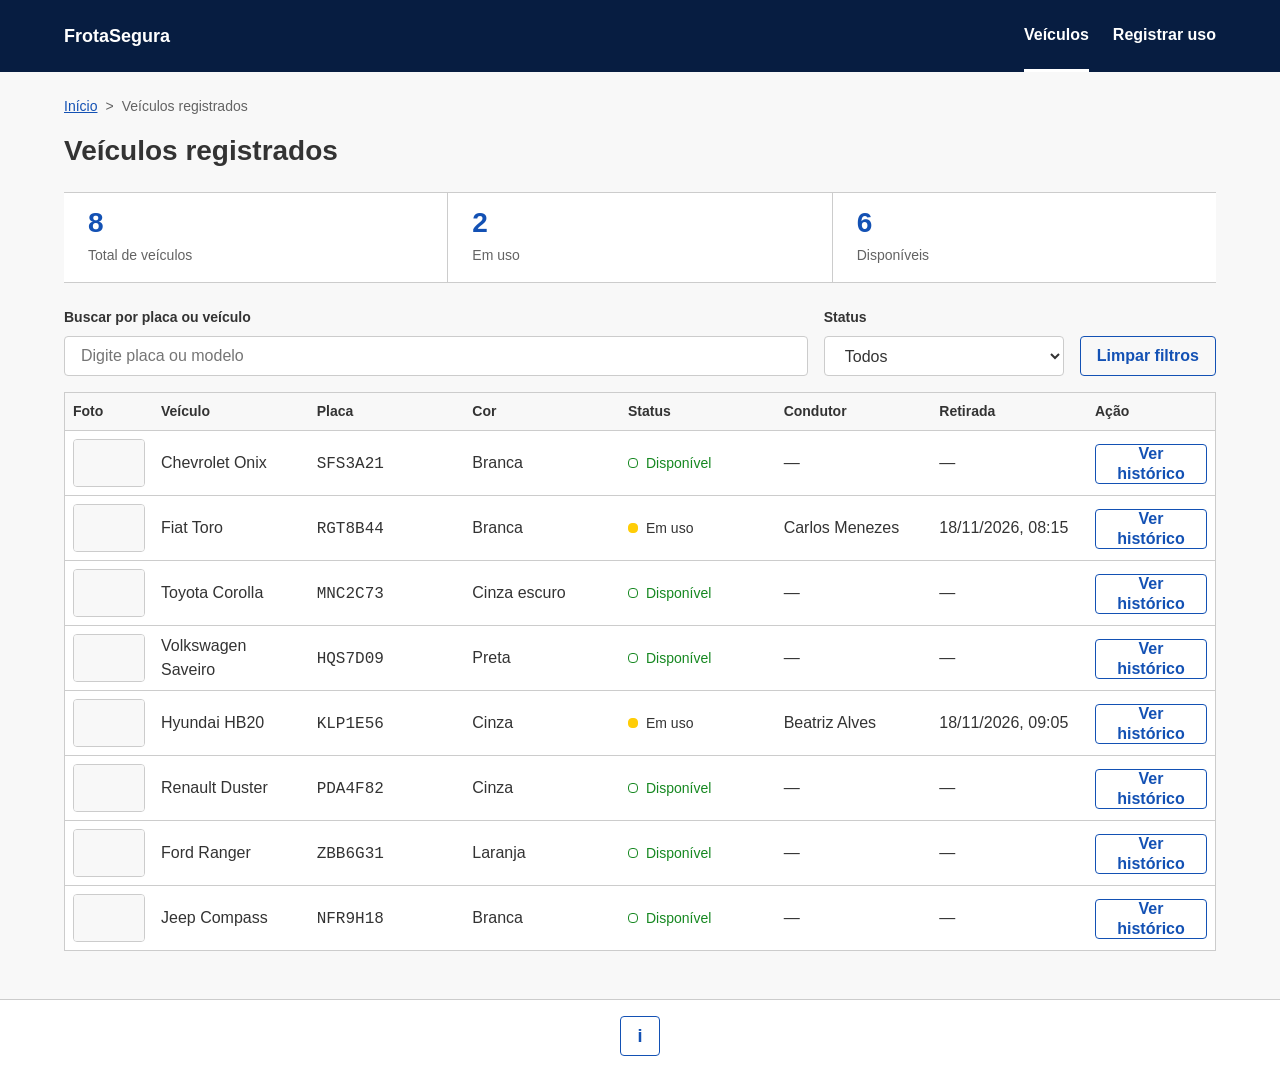
<file: index.html>
<!doctype html>
<html lang="pt-BR">
<head>
  <meta charset="utf-8">
  <meta name="viewport" content="width=device-width, initial-scale=1">
  <title>FrotaSegura - Veículos registrados</title>
  <link rel="stylesheet" href="css/style.css">
</head>
<body>
  <header class="cabecalho">
    <div class="cabecalho-conteudo container">
      <a class="marca" href="index.html">FrotaSegura</a>
      <nav class="navegacao" aria-label="Navegação principal">
        <a class="ativo" href="index.html" aria-current="page">Veículos</a>
        <a href="registro.html">Registrar uso</a>
      </nav>
    </div>
  </header>

  <main class="container">
    <nav class="migalhas" aria-label="Você está em">
      <ol>
        <li><a href="index.html">Início</a></li>
        <li aria-current="page">Veículos registrados</li>
      </ol>
    </nav>

    <div class="titulo-pagina">
      <h1>Veículos registrados</h1>
    </div>

    <section class="indicadores" aria-label="Resumo da frota">
      <div class="indicador">
        <strong id="totalVeiculos">0</strong>
        <span>Total de veículos</span>
      </div>
      <div class="indicador">
        <strong id="veiculosEmUso">0</strong>
        <span>Em uso</span>
      </div>
      <div class="indicador">
        <strong id="veiculosDisponiveis">0</strong>
        <span>Disponíveis</span>
      </div>
    </section>

    <section class="filtros-veiculos" aria-label="Filtros de veículos">
      <label class="campo-filtro" for="busca">
        <span>Buscar por placa ou veículo</span>
        <input id="busca" type="search" placeholder="Digite placa ou modelo" autocomplete="off">
      </label>
      <label class="campo-filtro" for="filtroStatus">
        <span>Status</span>
        <select id="filtroStatus">
          <option value="todos">Todos</option>
          <option value="Disponível">Disponível</option>
          <option value="Em uso">Em uso</option>
        </select>
      </label>
      <button id="limparFiltros" class="botao botao--secundario" type="button">Limpar filtros</button>
    </section>

    <div class="tabela-conteudo">
      <table class="tabela-veiculos" aria-label="Veículos da frota">
        <thead>
          <tr>
            <th scope="col">Foto</th>
            <th scope="col">Veículo</th>
            <th scope="col">Placa</th>
            <th scope="col">Cor</th>
            <th scope="col">Status</th>
            <th scope="col">Condutor</th>
            <th scope="col">Retirada</th>
            <th scope="col">Ação</th>
          </tr>
        </thead>
        <tbody id="gradeVeiculos" aria-live="polite"></tbody>
      </table>
    </div>
  </main>

  <div id="modalHistorico" class="modal" hidden role="dialog" aria-modal="true" aria-labelledby="modalTitulo">
    <div class="modal-fundo" data-fechar-modal></div>
    <section class="modal-caixa">
      <header class="modal-cabecalho">
        <h2 id="modalTitulo">Histórico do veículo</h2>
        <button id="fecharHistorico" class="botao botao--secundario" type="button" data-fechar-modal>Fechar</button>
      </header>
      <div id="conteudoHistorico" class="modal-corpo"></div>
    </section>
  </div>

  <footer class="rodape">
    <div class="container rodape-conteudo">
      <details class="sobre-popup">
        <summary aria-label="Sobre" title="Sobre"><span aria-hidden="true">i</span></summary>
        <section class="sobre-conteudo" aria-labelledby="tituloSobre">
          <h2 id="tituloSobre">Sobre</h2>
          <p>Site Protótipo como trabalho para a disciplina PROEX I </p>
          <p>Esse site serve como substituto para o sistema de registro de uso de veículos do DETRAN, que atualmente é feito de forma manual.</p>
          <p>Feito por:</p>
          <p>Thomas Luiz Abreu Pereira           - RA 2026107754;</p>
          <p>Gabriel Molina de Oliveira             - RA 2026108794;</p>
          <p>Heron Chislinski Pires da Silva     - RA 2026108422;</p>
          <p>Ivan Lucas Alves Cabral                 - RA 2026107780;</p>
          <p>Marcos Vinícius Oliveira da Silva - RA 2026108281;</p>
          <p>Nathaly Lopes Nagamato              - RA 2025105001;</p>
        </section>
      </details>
    </div>
  </footer>

  <script src="js/dados.js"></script>
  <script src="js/imagens.js"></script>
  <script src="js/veiculos.js"></script>
</body>
</html>
</file>
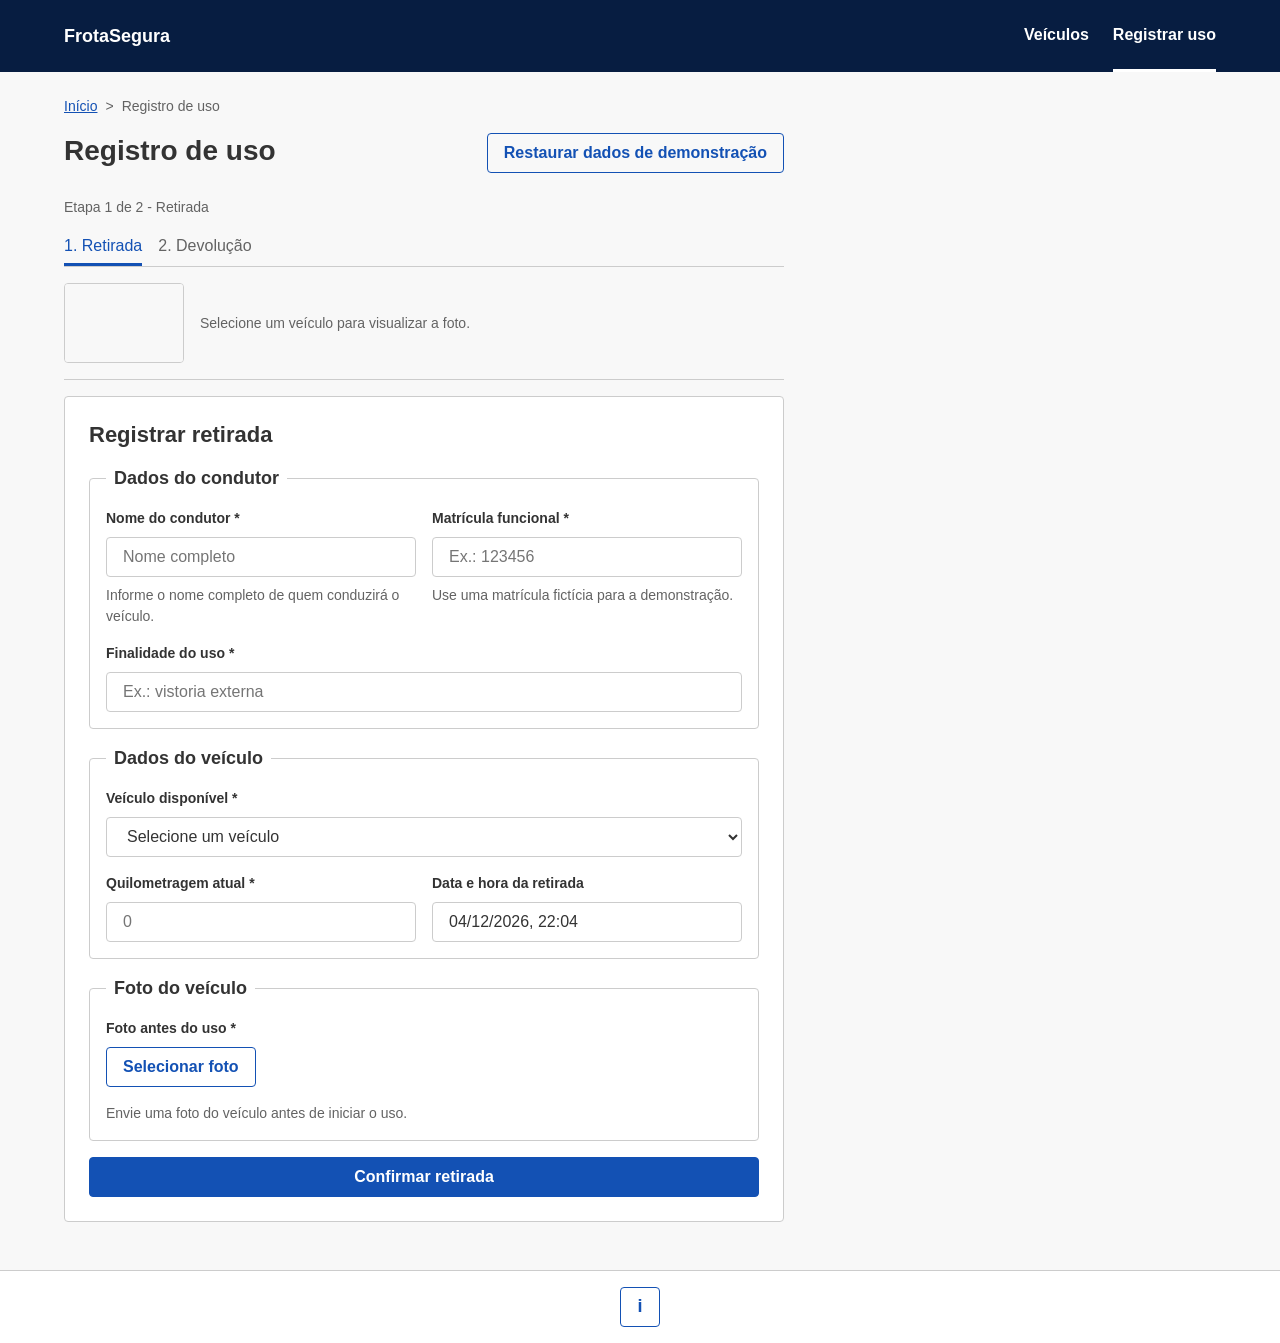
<file: registro.html>
<!doctype html>
<html lang="pt-BR">
<head>
  <meta charset="utf-8">
  <meta name="viewport" content="width=device-width, initial-scale=1">
  <title>FrotaSegura - Registrar uso</title>
  <link rel="stylesheet" href="css/style.css">
</head>
<body>
  <header class="cabecalho">
    <div class="cabecalho-conteudo container">
      <a class="marca" href="index.html">FrotaSegura</a>
      <nav class="navegacao" aria-label="Navegação principal">
        <a href="index.html">Veículos</a>
        <a class="ativo" href="registro.html" aria-current="page">Registrar uso</a>
      </nav>
    </div>
  </header>

  <main class="container">
    <div class="registro-conteudo">
      <nav class="migalhas" aria-label="Você está em">
        <ol>
          <li><a href="index.html">Início</a></li>
          <li aria-current="page">Registro de uso</li>
        </ol>
      </nav>

      <div class="titulo-pagina titulo-pagina--registro">
        <h1>Registro de uso</h1>
        <button id="restaurarDados" class="botao botao--secundario" type="button">Restaurar dados de demonstração</button>
      </div>

      <div id="mensagemSucesso" class="mensagem mensagem--sucesso" role="status" hidden></div>
      <p id="indicacaoEtapa" class="indicacao-etapa">Etapa 1 de 2 - Retirada</p>
      <nav class="etapas" aria-label="Etapas do registro">
        <button type="button" class="etapa ativo" data-etapa="retirada" aria-current="step">1. Retirada</button>
        <button type="button" class="etapa" data-etapa="devolucao">2. Devolução</button>
      </nav>

      <div class="veiculo-selecionado" aria-live="polite">
        <div id="fotoVeiculoSelecionado" class="foto-veiculo image-loading" aria-busy="true">
          <span class="image-skeleton" aria-hidden="true"></span>
        </div>
        <p id="dadosVeiculoSelecionado">Selecione um veículo para visualizar a foto.</p>
      </div>

      <section id="etapaRetirada" class="painel-formulario">
        <h2>Registrar retirada</h2>
        <form id="formRetirada" novalidate>
          <fieldset class="grupo-campos">
            <legend>Dados do condutor</legend>
            <div class="grade-campos">
              <div class="campo">
                <label for="nomeCondutor">Nome do condutor <span aria-hidden="true">*</span></label>
                <input id="nomeCondutor" type="text" required placeholder="Nome completo" aria-describedby="ajudaNome">
                <small id="ajudaNome" class="ajuda-campo">Informe o nome completo de quem conduzirá o veículo.</small>
              </div>
              <div class="campo">
                <label for="matricula">Matrícula funcional <span aria-hidden="true">*</span></label>
                <input id="matricula" type="text" required placeholder="Ex.: 123456" aria-describedby="ajudaMatricula">
                <small id="ajudaMatricula" class="ajuda-campo">Use uma matrícula fictícia para a demonstração.</small>
              </div>
              <div class="campo campo--largura-total">
                <label for="finalidade">Finalidade do uso <span aria-hidden="true">*</span></label>
                <input id="finalidade" type="text" required placeholder="Ex.: vistoria externa">
              </div>
            </div>
          </fieldset>

          <fieldset class="grupo-campos">
            <legend>Dados do veículo</legend>
            <div class="grade-campos">
              <div class="campo campo--largura-total">
                <label for="veiculoRetirada">Veículo disponível <span aria-hidden="true">*</span></label>
                <select id="veiculoRetirada" required></select>
              </div>
              <div class="campo">
                <label for="kmInicial">Quilometragem atual <span aria-hidden="true">*</span></label>
                <input id="kmInicial" type="number" min="0" step="1" required placeholder="0">
              </div>
              <div class="campo">
                <label for="dataRetirada">Data e hora da retirada</label>
                <input id="dataRetirada" type="text" readonly>
              </div>
            </div>
          </fieldset>

          <fieldset class="grupo-campos">
            <legend>Foto do veículo</legend>
            <div class="campo">
              <span class="rotulo-campo">Foto antes do uso <span aria-hidden="true">*</span></span>
              <div class="upload-controle">
                <input id="fotoAntes" class="entrada-arquivo" type="file" accept="image/*" required aria-describedby="ajudaFotoAntes">
                <label class="botao botao--secundario botao-arquivo" for="fotoAntes">Selecionar foto</label>
                <div class="previa-foto"><img id="previewAntes" alt="Prévia da foto antes do uso" hidden></div>
              </div>
              <small id="ajudaFotoAntes" class="ajuda-campo">Envie uma foto do veículo antes de iniciar o uso.</small>
            </div>
          </fieldset>

          <p id="erroRetirada" class="mensagem mensagem--erro" role="alert" hidden></p>
          <button class="botao botao--primario" type="submit">Confirmar retirada</button>
        </form>
      </section>

      <section id="etapaDevolucao" class="painel-formulario" hidden>
        <h2>Registrar devolução</h2>
        <form id="formDevolucao" novalidate>
          <fieldset class="grupo-campos">
            <legend>Dados do veículo</legend>
            <div class="grade-campos">
              <div class="campo campo--largura-total">
                <label for="veiculoDevolucao">Veículo em uso <span aria-hidden="true">*</span></label>
                <select id="veiculoDevolucao" required></select>
              </div>
              <div class="campo">
                <label for="kmFinal">Quilometragem final <span aria-hidden="true">*</span></label>
                <input id="kmFinal" type="number" min="0" step="1" required placeholder="0">
              </div>
            </div>
            <div id="infoRetirada" class="informacao-retirada" hidden></div>
          </fieldset>

          <fieldset class="grupo-campos">
            <legend>Foto do veículo</legend>
            <div class="comparacao" id="comparacaoFotos" hidden>
              <figure>
                <figcaption>Antes do uso</figcaption>
                <img id="fotoComparacaoAntes" alt="Foto do veículo antes do uso" hidden>
                <div id="placeholderComparacaoAntes" class="foto-indisponivel" role="img" aria-label="Foto anterior indisponível" hidden></div>
                <small id="dataFotoAntes" class="data-foto">Data e hora da retirada</small>
              </figure>
              <figure>
                <figcaption>Depois do uso</figcaption>
                <img id="previewDepois" alt="Prévia da foto depois do uso" hidden>
                <div class="campo campo--foto-depois">
                  <input id="fotoDepois" class="entrada-arquivo" type="file" accept="image/*" required aria-describedby="ajudaFotoDepois">
                  <label class="botao botao--secundario botao-arquivo" for="fotoDepois">Selecionar foto</label>
                  <small id="ajudaFotoDepois" class="ajuda-campo">Envie uma foto para registrar a devolução.</small>
                </div>
                <small id="dataFotoDepois" class="data-foto">Data e hora da devolução</small>
              </figure>
            </div>
          </fieldset>

          <fieldset class="grupo-campos">
            <legend>Observações e danos</legend>
            <div class="campo">
              <label for="observacoes">Observações</label>
              <textarea id="observacoes" rows="3" placeholder="Descreva avarias ou observações sobre o uso"></textarea>
            </div>
            <label class="campo-checkbox" for="possivelDano">
              <input id="possivelDano" type="checkbox">
              <span>Possível dano identificado</span>
            </label>
          </fieldset>

          <p id="erroDevolucao" class="mensagem mensagem--erro" role="alert" hidden></p>
          <button class="botao botao--primario" type="submit">Confirmar devolução</button>
        </form>
      </section>
    </div>
  </main>

  <footer class="rodape">
    <div class="container rodape-conteudo">
      <details class="sobre-popup">
        <summary aria-label="Sobre" title="Sobre"><span aria-hidden="true">i</span></summary>
        <section class="sobre-conteudo" aria-labelledby="tituloSobre">
          <h2 id="tituloSobre">Sobre</h2>
          <p>Site Protótipo como trabalho para a disciplina PROEX I </p>
          <p>Esse site serve como substituto para o sistema de registro de uso de veículos do DETRAN, que atualmente é feito de forma manual.</p>
          <p>Feito por:</p>
          <p>Thomas Luiz Abreu Pereira           - RA 2026107754;</p>
          <p>Gabriel Molina de Oliveira             - RA 2026108794;</p>
          <p>Heron Chislinski Pires da Silva     - RA 2026108422;</p>
          <p>Ivan Lucas Alves Cabral                 - RA 2026107780;</p>
          <p>Marcos Vinícius Oliveira da Silva - RA 2026108281;</p>
          <p>Nathaly Lopes Nagamato              - RA 2025105001;</p>
        </section>
      </details>
    </div>
  </footer>

  <script src="js/dados.js"></script>
  <script src="js/imagens.js"></script>
  <script src="js/registro.js"></script>
</body>
</html>
</file>
<file: css/style.css>
/* Tokens */
:root {
  --azul-institucional: #1351B4;
  --azul-escuro: #071D41;
  --texto: #333333;
  --texto-secundario: #636363;
  --borda: #CCCCCC;
  --fundo-pagina: #F8F8F8;
  --superficie: #FFFFFF;
  --sucesso: #168821;
  --alerta: #FFCD07;
  --erro: #E52207;

  --espaco-1: 8px;
  --espaco-2: 16px;
  --espaco-3: 24px;
  --espaco-4: 32px;
  --espaco-5: 48px;

  --raio: 4px;
  --altura-controle: 40px;
  --largura-container: 1200px;
  --largura-formulario: 720px;
  --largura-miniatura: 72px;
  --altura-miniatura: 48px;
  --fonte: "Segoe UI", Roboto, "Helvetica Neue", Arial, sans-serif;
  --tamanho-corpo: 16px;
  --tamanho-pequeno: 14px;
  --tamanho-titulo-1: 28px;
  --tamanho-titulo-2: 22px;
  --tamanho-titulo-3: 18px;
  --sombra-modal: 0 8px 20px rgb(0 0 0 / 24%);
  --fundo-modal: rgb(0 0 0 / 50%);
}

/* Reset mínimo */
* {
  box-sizing: border-box;
}

/* Base */
body {
  margin: 0;
  background: var(--fundo-pagina);
  color: var(--texto);
  font-family: var(--fonte);
  font-size: var(--tamanho-corpo);
  font-weight: 400;
  line-height: 1.5;
}

strong,
b {
  font-weight: 600;
}

h1,
h2,
h3,
p,
figure {
  margin-top: 0;
}

h1,
h2,
h3 {
  color: var(--texto);
  line-height: 1.25;
  font-weight: 600;
}

h1 {
  margin-bottom: 0;
  font-size: var(--tamanho-titulo-1);
}

h2 {
  margin-bottom: var(--espaco-2);
  font-size: var(--tamanho-titulo-2);
}

h3 {
  font-size: var(--tamanho-titulo-3);
}

a {
  color: var(--azul-institucional);
}

a:focus-visible,
button:focus-visible,
input:focus-visible,
select:focus-visible,
textarea:focus-visible {
  outline: 2px solid var(--azul-institucional);
  outline-offset: 2px;
}

button,
input,
select,
textarea {
  font: inherit;
}

/* Layout */
.container {
  width: min(100%, var(--largura-container));
  margin-inline: auto;
  padding-inline: var(--espaco-3);
}

.titulo-pagina {
  display: flex;
  align-items: center;
  justify-content: space-between;
  gap: var(--espaco-2);
  margin-block: var(--espaco-2) var(--espaco-3);
}

.migalhas {
  margin-top: var(--espaco-3);
  color: var(--texto-secundario);
  font-size: var(--tamanho-pequeno);
}

.migalhas ol {
  display: flex;
  flex-wrap: wrap;
  gap: var(--espaco-1);
  margin: 0;
  padding: 0;
  list-style: none;
}

.migalhas li + li::before {
  content: ">";
  margin-right: var(--espaco-1);
  color: var(--texto-secundario);
}

.rodape {
  margin-top: var(--espaco-5);
  padding-block: var(--espaco-2);
  border-top: 1px solid var(--borda);
  background: var(--superficie);
  color: var(--texto-secundario);
  font-size: var(--tamanho-pequeno);
}

.rodape-conteudo {
  display: flex;
  justify-content: center;
}

.sobre-popup {
  position: relative;
}

.sobre-popup summary {
  width: var(--altura-controle);
  height: var(--altura-controle);
  display: grid;
  place-items: center;
  border: 1px solid var(--azul-institucional);
  border-radius: var(--raio);
  color: var(--azul-institucional);
  font-size: var(--tamanho-titulo-3);
  font-weight: 600;
  cursor: pointer;
  list-style: none;
}

.sobre-popup summary::-webkit-details-marker {
  display: none;
}

.sobre-conteudo {
  position: absolute;
  z-index: 2;
  bottom: calc(100% + var(--espaco-1));
  left: 50%;
  width: min(375px, calc(120vw - var(--espaco-5)));
  transform: translateX(-50%);
  border: 1px solid var(--borda);
  border-radius: var(--raio);
  padding: var(--espaco-2);
  background: var(--superficie);
  color: var(--texto);
  text-align: left;
}

.sobre-conteudo h2 {
  margin-bottom: var(--espaco-1);
  font-size: var(--tamanho-titulo-3);
}

.sobre-conteudo p {
  margin: 0;
  color: var(--texto-secundario);
  font-size: var(--tamanho-pequeno);
}

.sobre-conteudo[hidden],
.sobre-popup:not([open]) .sobre-conteudo {
  display: none;
}

/* Cabeçalho e navegação */
.cabecalho {
  background: var(--azul-escuro);
  color: var(--superficie);
}

.cabecalho-conteudo {
  min-height: 72px;
  display: flex;
  align-items: stretch;
  justify-content: space-between;
  gap: var(--espaco-3);
}

.marca {
  display: flex;
  align-items: center;
  color: var(--superficie);
  font-size: var(--tamanho-titulo-3);
  font-weight: 600;
  text-decoration: none;
}

.navegacao {
  display: flex;
  align-items: stretch;
  gap: var(--espaco-3);
}

.navegacao a {
  display: flex;
  align-items: center;
  border-bottom: 3px solid transparent;
  color: var(--superficie);
  font-weight: 600;
  text-decoration: none;
  transition: color 120ms, background-color 120ms, border-color 120ms;
}

.navegacao a:hover,
.navegacao a.ativo {
  border-bottom-color: var(--superficie);
}

/* Tabela e filtros */
.indicadores {
  display: flex;
  margin-bottom: var(--espaco-3);
  border-block: 1px solid var(--borda);
  background: var(--superficie);
}

.indicador {
  min-width: 0;
  flex: 1;
  display: flex;
  flex-direction: column;
  gap: var(--espaco-1);
  padding: var(--espaco-2) var(--espaco-3);
}

.indicador + .indicador {
  border-left: 1px solid var(--borda);
}

.indicador strong {
  color: var(--azul-institucional);
  font-size: var(--tamanho-titulo-1);
  line-height: 1;
}

.indicador span {
  color: var(--texto-secundario);
  font-size: var(--tamanho-pequeno);
}

.filtros-veiculos {
  display: grid;
  grid-template-columns: minmax(240px, 1fr) minmax(160px, 240px) auto;
  align-items: end;
  gap: var(--espaco-2);
  margin-bottom: var(--espaco-2);
}

.campo-filtro,
.campo {
  min-width: 0;
}

.campo-filtro > span,
.campo > label,
.rotulo-campo {
  display: block;
  margin-bottom: var(--espaco-1);
  color: var(--texto);
  font-size: var(--tamanho-pequeno);
  font-weight: 600;
}

.campo-filtro input,
.campo-filtro select,
.campo input:not([type="file"]):not([type="checkbox"]),
.campo select,
.campo textarea {
  width: 100%;
  height: var(--altura-controle);
  border: 1px solid var(--borda);
  border-radius: var(--raio);
  padding: var(--espaco-1) var(--espaco-2);
  background: var(--superficie);
  color: var(--texto);
  line-height: 1.25;
}

.campo textarea {
  height: auto;
  min-height: 96px;
  resize: vertical;
}

.tabela-conteudo {
  border: 1px solid var(--borda);
  background: var(--superficie);
}

.tabela-veiculos {
  width: 100%;
  border-collapse: collapse;
  table-layout: fixed;
  text-align: left;
}

.tabela-veiculos th,
.tabela-veiculos td {
  padding: var(--espaco-1);
  vertical-align: middle;
  overflow-wrap: anywhere;
}

.tabela-veiculos thead {
  background: var(--fundo-pagina);
}

.tabela-veiculos th {
  border-bottom: 1px solid var(--borda);
  color: var(--texto);
  font-size: var(--tamanho-pequeno);
  font-weight: 600;
}

.tabela-veiculos td {
  border-bottom: 1px solid var(--borda);
}

.tabela-veiculos tbody tr:last-child td {
  border-bottom: 0;
}

.tabela-veiculos tbody tr {
  transition: color 120ms, background-color 120ms, border-color 120ms;
}

.tabela-veiculos tbody tr:hover {
  background: var(--fundo-pagina);
}

.tabela-veiculos th:first-child,
.tabela-veiculos td:first-child {
  width: 88px;
}

.tabela-veiculos th:last-child,
.tabela-veiculos td:last-child {
  width: 128px;
}

.placa {
  font-family: Consolas, "Courier New", monospace;
  font-variant-numeric: tabular-nums;
  white-space: nowrap;
}

.tabela-miniatura {
  width: var(--largura-miniatura);
  height: var(--altura-miniatura);
  overflow: hidden;
  border: 1px solid var(--borda);
  border-radius: var(--raio);
  background: var(--fundo-pagina);
}

.tabela-miniatura img {
  display: block;
  width: 100%;
  height: 100%;
  object-fit: cover;
}

.image-loading,
.image-placeholder,
.foto-indisponivel {
  background: var(--fundo-pagina);
}

.image-skeleton {
  display: block;
  width: 100%;
  height: 100%;
}

.image-placeholder {
  width: 100%;
  height: 100%;
}

.estado-vazio {
  padding: var(--espaco-2);
  color: var(--texto-secundario);
  text-align: left;
}

/* Formulário */
.registro-conteudo {
  max-width: var(--largura-formulario);
}

.titulo-pagina--registro {
  align-items: flex-start;
}

.indicacao-etapa {
  margin-bottom: var(--espaco-1);
  color: var(--texto-secundario);
  font-size: var(--tamanho-pequeno);
}

.etapas {
  display: flex;
  gap: var(--espaco-2);
  margin-bottom: var(--espaco-2);
  border-bottom: 1px solid var(--borda);
}

.etapa {
  height: var(--altura-controle);
  border: 0;
  border-bottom: 3px solid transparent;
  padding: var(--espaco-1) 0;
  background: transparent;
  color: var(--texto-secundario);
  cursor: pointer;
  transition: color 120ms, background-color 120ms, border-color 120ms;
}

.etapa:hover,
.etapa.ativo {
  border-bottom-color: var(--azul-institucional);
  color: var(--azul-institucional);
}

.veiculo-selecionado {
  display: flex;
  align-items: center;
  gap: var(--espaco-2);
  margin-bottom: var(--espaco-2);
  padding-bottom: var(--espaco-2);
  border-bottom: 1px solid var(--borda);
}

.veiculo-selecionado p {
  margin: 0;
  color: var(--texto-secundario);
  font-size: var(--tamanho-pequeno);
}

.foto-veiculo {
  width: 120px;
  height: 80px;
  flex: 0 0 auto;
  overflow: hidden;
  border: 1px solid var(--borda);
  border-radius: var(--raio);
}

.foto-veiculo img {
  display: block;
  width: 100%;
  height: 100%;
  object-fit: cover;
}

.painel-formulario {
  border: 1px solid var(--borda);
  border-radius: var(--raio);
  padding: var(--espaco-3);
  background: var(--superficie);
}

.painel-formulario h2 {
  margin-bottom: var(--espaco-2);
}

.painel-formulario form {
  display: grid;
  gap: var(--espaco-2);
}

.grupo-campos {
  min-width: 0;
  margin: 0;
  border: 1px solid var(--borda);
  border-radius: var(--raio);
  padding: var(--espaco-2);
}

.grupo-campos legend {
  padding-inline: var(--espaco-1);
  color: var(--texto);
  font-size: var(--tamanho-titulo-3);
  font-weight: 600;
}

.grade-campos {
  display: grid;
  grid-template-columns: repeat(2, minmax(0, 1fr));
  gap: var(--espaco-2);
}

.campo--largura-total {
  grid-column: 1 / -1;
}

.ajuda-campo,
.data-foto {
  display: block;
  margin-top: var(--espaco-1);
  color: var(--texto-secundario);
  font-size: var(--tamanho-pequeno);
}

.upload-controle {
  display: flex;
  align-items: flex-start;
  gap: var(--espaco-2);
}

.botao-arquivo {
  cursor: pointer;
}

.botao-arquivo.arquivo-invalido {
  border-color: var(--erro);
  color: var(--erro);
}

.entrada-arquivo {
  position: absolute;
  width: 1px;
  height: 1px;
  overflow: hidden;
  clip: rect(0, 0, 0, 0);
  clip-path: inset(50%);
  white-space: nowrap;
}

.entrada-arquivo:focus-visible + .botao-arquivo {
  outline: 2px solid var(--azul-institucional);
  outline-offset: 2px;
}

.previa-foto {
  width: 160px;
  min-height: var(--altura-miniatura);
}

.previa-foto img,
.comparacao img {
  display: block;
  width: 100%;
  aspect-ratio: 3 / 2;
  border: 1px solid var(--borda);
  border-radius: var(--raio);
  object-fit: cover;
  background: var(--fundo-pagina);
}

.comparacao {
  display: grid;
  grid-template-columns: repeat(2, minmax(0, 1fr));
  gap: var(--espaco-2);
}

.comparacao figure {
  min-width: 0;
  margin: 0;
}

.comparacao figcaption {
  margin-bottom: var(--espaco-1);
  color: var(--texto);
  font-weight: 600;
}

.comparacao .campo--foto-depois {
  margin-top: var(--espaco-1);
}

.foto-indisponivel {
  width: 100%;
  aspect-ratio: 3 / 2;
  border: 1px solid var(--borda);
  border-radius: var(--raio);
}

.informacao-retirada {
  margin-top: var(--espaco-2);
  border: 1px solid var(--borda);
  border-radius: var(--raio);
  padding: var(--espaco-1);
  background: var(--fundo-pagina);
}

.campo-checkbox {
  display: flex;
  align-items: center;
  gap: var(--espaco-1);
}

.campo-checkbox input {
  width: 16px;
  height: 16px;
  border-radius: var(--raio);
  accent-color: var(--azul-institucional);
}

/* Botões e mensagens */
.botao {
  height: var(--altura-controle);
  display: inline-flex;
  align-items: center;
  justify-content: center;
  border: 1px solid transparent;
  border-radius: var(--raio);
  padding: var(--espaco-1) var(--espaco-2);
  font-weight: 600;
  line-height: 1.25;
  text-decoration: none;
  cursor: pointer;
  transition: color 120ms, background-color 120ms, border-color 120ms;
}

.botao--primario {
  border-color: var(--azul-institucional);
  background: var(--azul-institucional);
  color: var(--superficie);
}

.botao--primario:hover {
  filter: brightness(0.9);
}

.botao--secundario {
  border-color: var(--azul-institucional);
  background: transparent;
  color: var(--azul-institucional);
}

.botao--secundario:hover {
  background: var(--fundo-pagina);
}

.mensagem {
  margin-bottom: var(--espaco-2);
  border: 1px solid currentColor;
  border-radius: var(--raio);
  padding: var(--espaco-2);
}

.mensagem--sucesso {
  color: var(--sucesso);
}

.mensagem--erro,
.erro-campo {
  color: var(--erro);
}

.erro-campo {
  display: block;
  margin-top: var(--espaco-1);
  font-size: var(--tamanho-pequeno);
}

.campo [aria-invalid="true"],
.campo-filtro [aria-invalid="true"] {
  border-color: var(--erro);
}

/* Status */
.status {
  display: inline-flex;
  align-items: center;
  gap: var(--espaco-1);
  white-space: nowrap;
  font-size: var(--tamanho-pequeno);
}

.status::before {
  width: 8px;
  height: 8px;
  flex: 0 0 auto;
  border: 1px solid currentColor;
  border-radius: var(--raio);
  content: "";
}

.status--disponivel {
  color: var(--sucesso);
}

.status--em-uso {
  color: var(--texto);
}

.status--em-uso::before {
  border-color: var(--alerta);
  background: var(--alerta);
}

/* Modal */
.modal[hidden] {
  display: none;
}

.modal {
  position: fixed;
  z-index: 10;
  inset: 0;
  display: grid;
  place-items: center;
  padding: var(--espaco-2);
}

.modal-fundo {
  position: absolute;
  inset: 0;
  background: var(--fundo-modal);
}

.modal-caixa {
  position: relative;
  z-index: 1;
  width: min(100%, 900px);
  max-height: calc(100vh - var(--espaco-4));
  overflow: auto;
  border: 1px solid var(--borda);
  border-radius: var(--raio);
  padding: var(--espaco-3);
  background: var(--superficie);
  box-shadow: var(--sombra-modal);
}

.modal-cabecalho {
  display: flex;
  align-items: flex-start;
  justify-content: space-between;
  gap: var(--espaco-2);
  margin-bottom: var(--espaco-2);
}

.modal-cabecalho h2 {
  margin: 0;
}

.modal-corpo {
  display: grid;
  gap: var(--espaco-2);
}

.modal-vehicle-image {
  width: min(100%, 420px);
  aspect-ratio: 3 / 2;
  overflow: hidden;
  border: 1px solid var(--borda);
  border-radius: var(--raio);
  background: var(--fundo-pagina);
}

.modal-vehicle-image img {
  display: block;
  width: 100%;
  height: 100%;
  object-fit: cover;
}

.history-list {
  display: grid;
  gap: var(--espaco-2);
}

.history-item {
  border: 1px solid var(--borda);
  border-radius: var(--raio);
  padding: var(--espaco-2);
}

.history-head,
.history-details {
  display: flex;
  flex-wrap: wrap;
  gap: var(--espaco-1) var(--espaco-2);
}

.history-head strong {
  font-weight: 600;
}

.history-details,
.history-item > p {
  margin-block: var(--espaco-1);
  color: var(--texto-secundario);
  font-size: var(--tamanho-pequeno);
}

.history-item .danger {
  color: var(--erro);
}

.history-photos {
  display: grid;
  grid-template-columns: repeat(2, minmax(0, 1fr));
  gap: var(--espaco-2);
  margin-top: var(--espaco-2);
}

.history-photos figure {
  min-width: 0;
  margin: 0;
}

.history-photos figcaption {
  margin-bottom: var(--espaco-1);
  font-weight: 600;
}

.history-photos img,
.history-photo-placeholder {
  width: 100%;
  aspect-ratio: 3 / 2;
  border: 1px solid var(--borda);
  border-radius: var(--raio);
  object-fit: cover;
  background: var(--fundo-pagina);
}

.history-photo-placeholder {
  display: block;
}

/* Responsivo */
@media (max-width: 767px) {
  .filtros-veiculos {
    grid-template-columns: minmax(0, 1fr) minmax(0, 1fr);
  }

  .filtros-veiculos .botao {
    grid-column: 1 / -1;
    justify-self: start;
  }

  .tabela-conteudo {
    border: 0;
    background: transparent;
  }

  .tabela-veiculos,
  .tabela-veiculos tbody {
    display: block;
    width: 100%;
  }

  .tabela-veiculos thead {
    display: none;
  }

  .tabela-veiculos tbody tr {
    display: grid;
    margin-bottom: var(--espaco-2);
    border: 1px solid var(--borda);
    border-radius: var(--raio);
    padding: var(--espaco-1);
    background: var(--superficie);
  }

  .tabela-veiculos th:first-child,
  .tabela-veiculos td:first-child,
  .tabela-veiculos th:last-child,
  .tabela-veiculos td:last-child {
    width: auto;
  }

  .tabela-veiculos td {
    display: grid;
    grid-template-columns: minmax(96px, 35%) minmax(0, 1fr);
    gap: var(--espaco-1);
    border-bottom: 1px solid var(--borda);
    padding: var(--espaco-1);
  }

  .tabela-veiculos td::before {
    content: attr(data-label);
    color: var(--texto-secundario);
    font-size: var(--tamanho-pequeno);
    font-weight: 600;
  }

  .tabela-veiculos td:last-child {
    border-bottom: 0;
  }

  .tabela-veiculos td[data-label="Foto"] {
    align-items: center;
  }
}

@media (max-width: 520px) {
  .container {
    padding-inline: var(--espaco-2);
  }

  .cabecalho-conteudo {
    min-height: auto;
    flex-direction: column;
    gap: 0;
    padding-top: var(--espaco-1);
  }

  .marca {
    min-height: var(--altura-controle);
  }

  .navegacao {
    min-height: var(--altura-controle);
    gap: var(--espaco-2);
  }

  .titulo-pagina,
  .titulo-pagina--registro {
    align-items: flex-start;
    flex-direction: column;
  }

  .indicadores {
    align-items: stretch;
  }

  .indicador {
    padding-inline: var(--espaco-1);
  }

  .indicador strong {
    font-size: var(--tamanho-titulo-2);
  }

  .filtros-veiculos {
    grid-template-columns: minmax(0, 1fr);
  }

  .filtros-veiculos .botao {
    grid-column: auto;
  }

  .registro-conteudo {
    width: 100%;
  }

  .grade-campos,
  .comparacao,
  .history-photos {
    grid-template-columns: minmax(0, 1fr);
  }

  .campo--largura-total {
    grid-column: auto;
  }

  .painel-formulario,
  .modal-caixa {
    padding: var(--espaco-2);
  }

  .modal-cabecalho {
    align-items: flex-start;
  }
}

.comparacao[hidden],
.painel-formulario[hidden],
.mensagem[hidden],
.previa-foto img[hidden],
.comparacao img[hidden],
.foto-indisponivel[hidden] {
  display: none;
}
</file>
